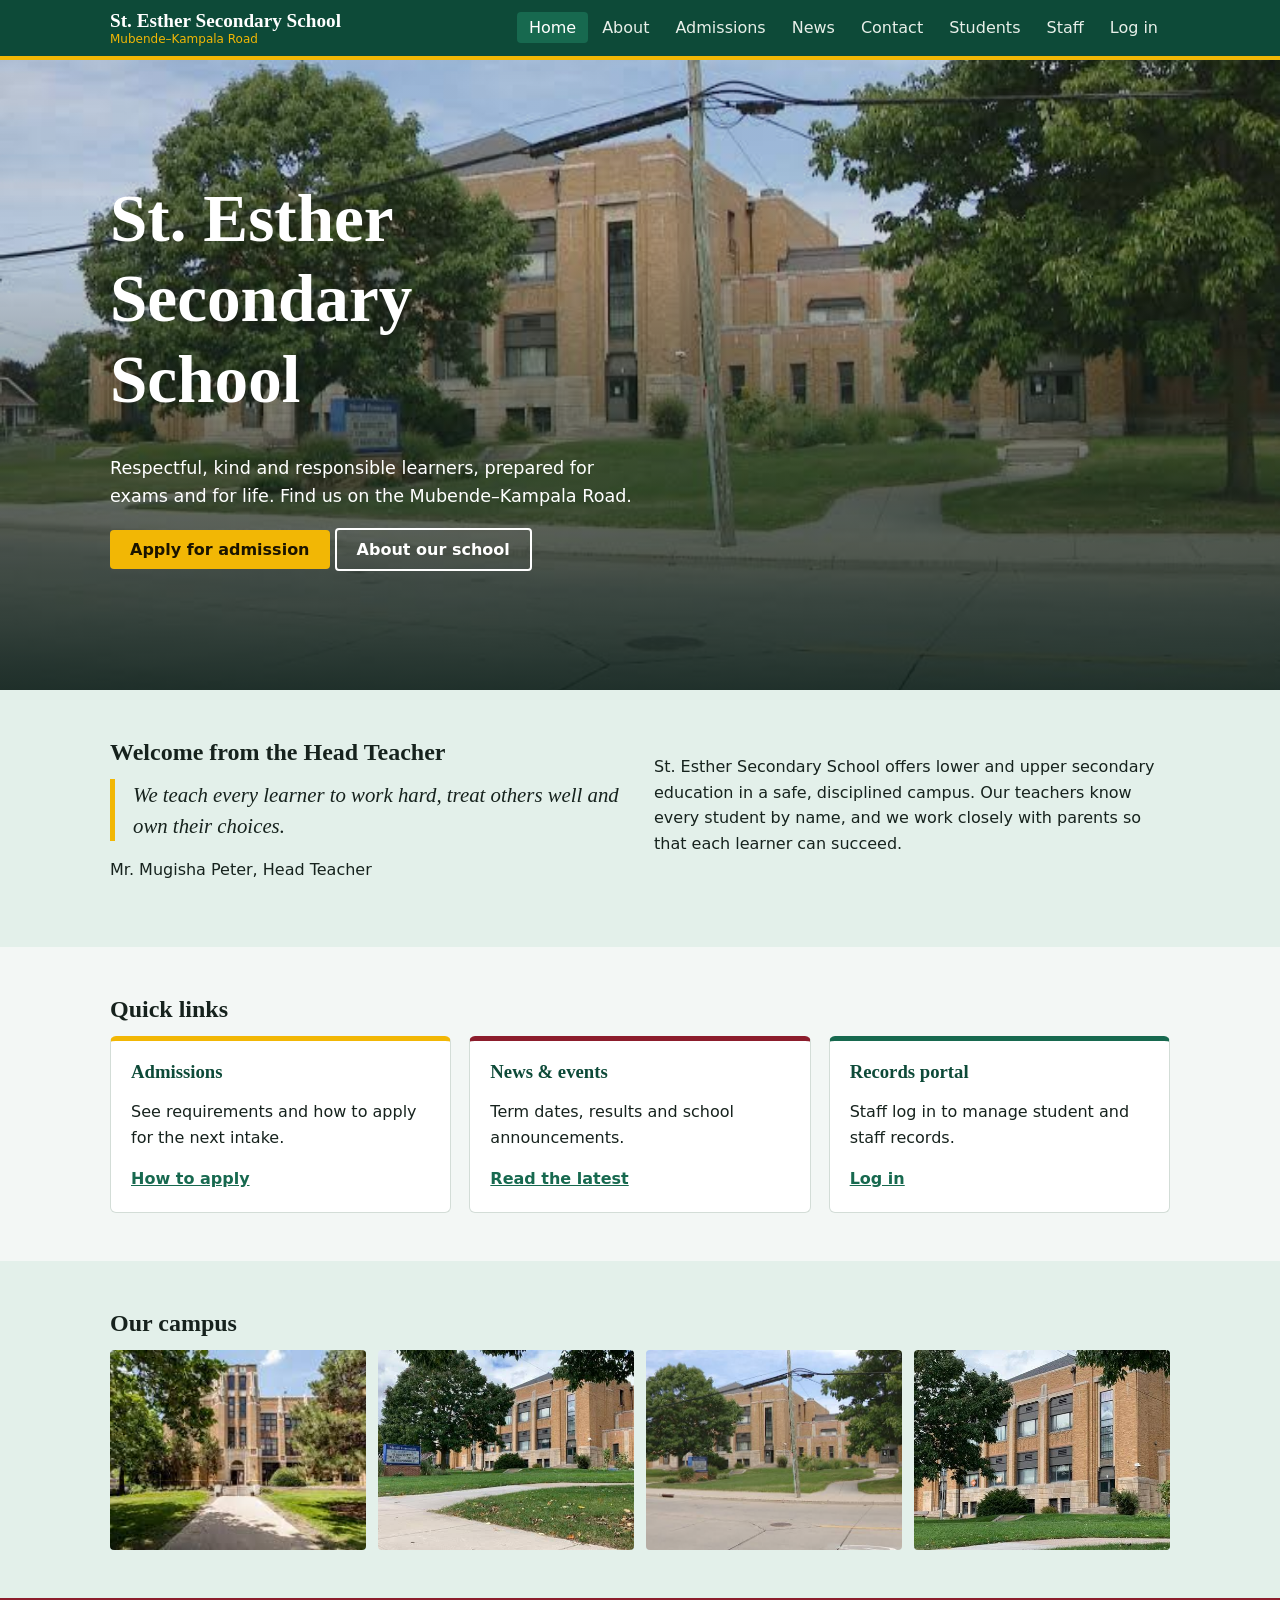
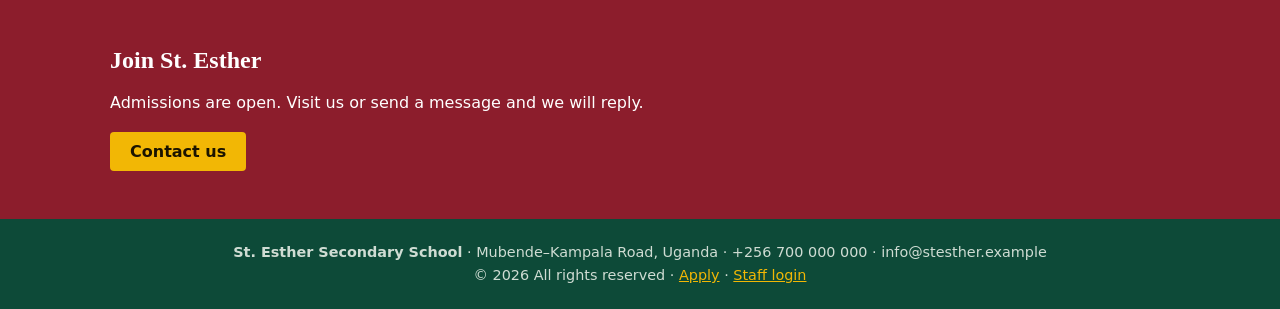
<file: index.html>
<!DOCTYPE html><html lang="en"><head><meta charset="utf-8"><meta name="viewport" content="width=device-width,initial-scale=1"><title>Home · St. Esther Secondary School</title><link rel="stylesheet" href="style.css"></head>
<body data-page="home"><header></header>
<section class="hero"><div class="in"><h1>St. Esther Secondary School</h1><p>Respectful, kind and responsible learners, prepared for exams and for life. Find us on the Mubende–Kampala Road.</p><a class="btn" href="admissions.html">Apply for admission</a> <a class="btn ghost" href="about.html">About our school</a></div></section>
<section class="band tint"><div class="wrap two"><div><h2>Welcome from the Head Teacher</h2><p class="quote">We teach every learner to work hard, treat others well and own their choices.</p><p>Mr. Mugisha Peter, Head Teacher</p></div><p>St. Esther Secondary School offers lower and upper secondary education in a safe, disciplined campus. Our teachers know every student by name, and we work closely with parents so that each learner can succeed.</p></div></section>
<section class="band"><div class="wrap"><h2>Quick links</h2><div class="cards"><div class="card"><h3>Admissions</h3><p>See requirements and how to apply for the next intake.</p><a href="admissions.html">How to apply</a></div><div class="card"><h3>News &amp; events</h3><p>Term dates, results and school announcements.</p><a href="news.html">Read the latest</a></div><div class="card"><h3>Records portal</h3><p>Staff log in to manage student and staff records.</p><a href="login.html">Log in</a></div></div></div></section>
<section class="band tint"><div class="wrap"><h2>Our campus</h2><div class="gal"><img src="front-walkway.jpeg" alt="Front entrance"><img src="sign-lawn.jpeg" alt="School sign"><img src="street-view.jpeg" alt="School from the road"><img src="closeup.jpeg" alt="Brick school building"></div></div></section>
<section class="band maroon"><div class="wrap"><h2>Join St. Esther</h2><p>Admissions are open. Visit us or send a message and we will reply.</p><a class="btn" href="contact.html">Contact us</a></div></section>
<footer></footer><script src="app.js"></script></body></html>
</file>
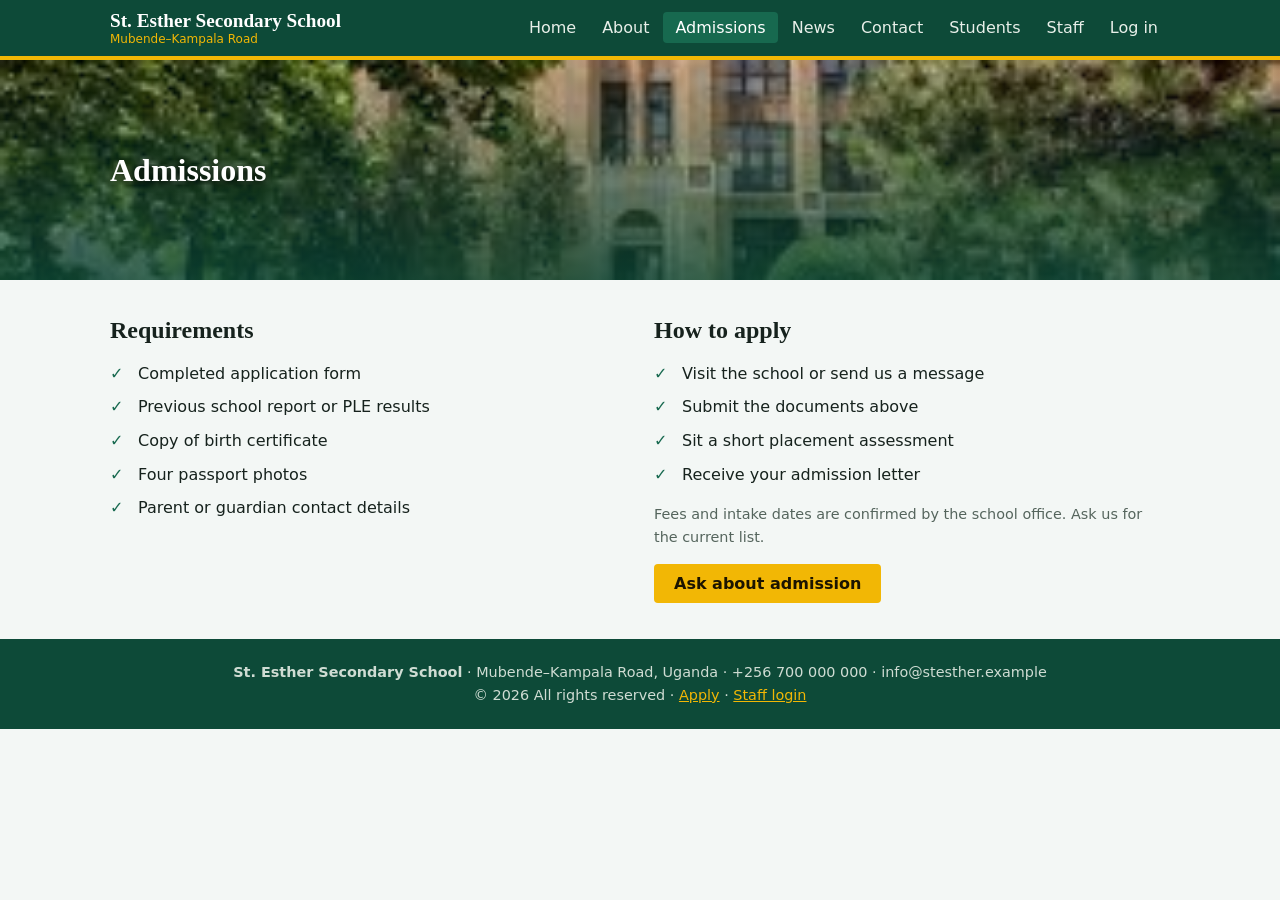
<file: admissions.html>
<!DOCTYPE html><html lang="en"><head><meta charset="utf-8"><meta name="viewport" content="width=device-width,initial-scale=1"><title>Admissions · St. Esther Secondary School</title><link rel="stylesheet" href="style.css"></head>
<body data-page="admissions"><header></header>
<div class="banner" style="background-image:linear-gradient(0deg,rgba(13,74,56,.8),rgba(0,0,0,.1)),url(front-walkway.jpeg)"><h1>Admissions</h1></div>
<main class="wrap"><div class="two"><div><h2>Requirements</h2><ul class="tick"><li>Completed application form</li><li>Previous school report or PLE results</li><li>Copy of birth certificate</li><li>Four passport photos</li><li>Parent or guardian contact details</li></ul></div><div><h2>How to apply</h2><ul class="tick"><li>Visit the school or send us a message</li><li>Submit the documents above</li><li>Sit a short placement assessment</li><li>Receive your admission letter</li></ul><p class="note">Fees and intake dates are confirmed by the school office. Ask us for the current list.</p><a class="btn" href="contact.html">Ask about admission</a></div></div></main>
<footer></footer><script src="app.js"></script></body></html>
</file>
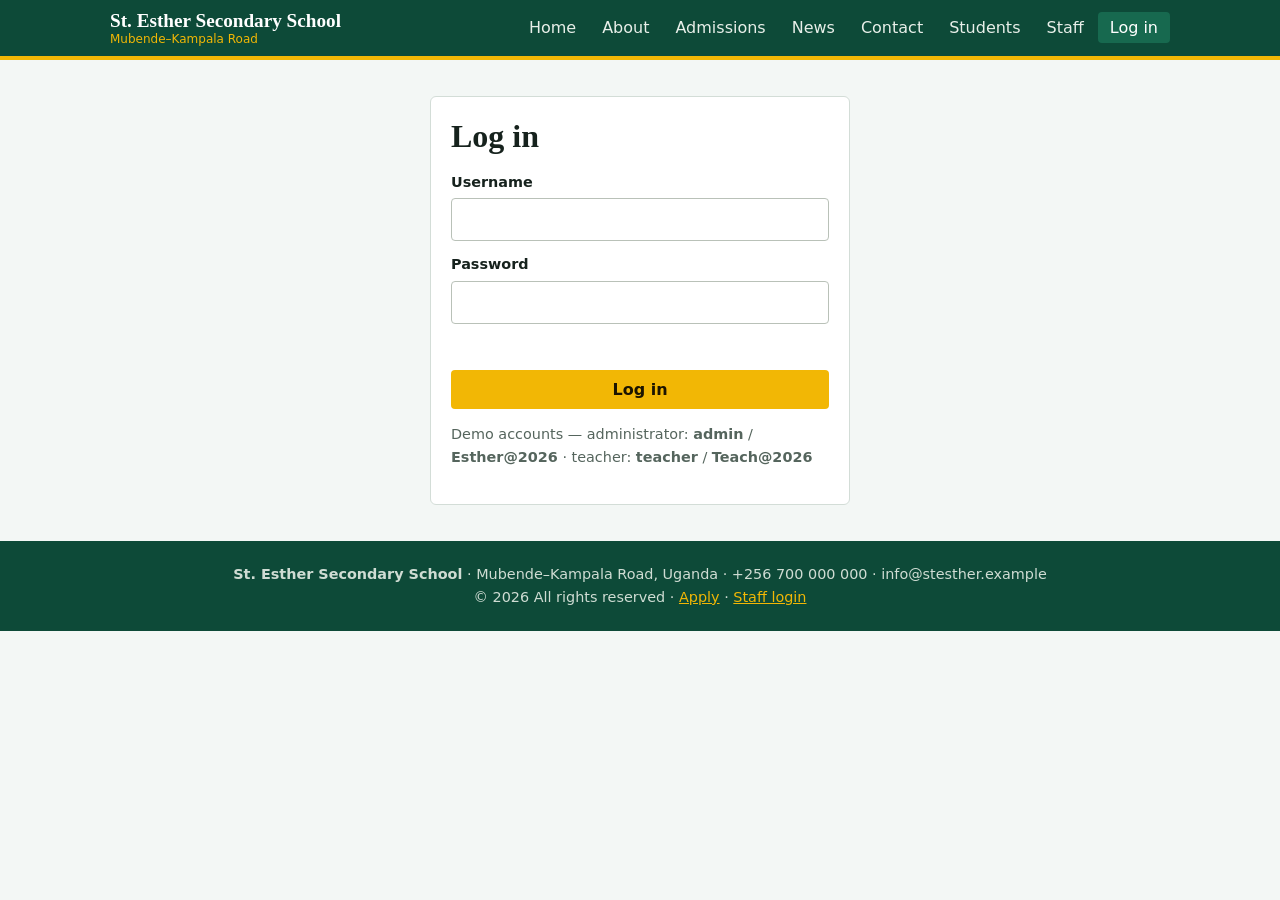
<file: login.html>
<!DOCTYPE html><html lang="en"><head><meta charset="utf-8"><meta name="viewport" content="width=device-width,initial-scale=1"><title>Log in · St. Esther Secondary School</title><link rel="stylesheet" href="style.css"></head>
<body data-page="login" ><header></header>
<main class="wrap"><div class="panel" style="max-width:420px;margin:auto"><h1>Log in</h1><form class="f" id="loginForm"><label>Username<input id="user" autocomplete="username" required></label><label>Password<input id="pass" type="password" autocomplete="current-password" required></label><p class="err" id="err" role="alert"></p><button class="btn">Log in</button></form>
<p class="note">Demo accounts — administrator: <b>admin</b> / <b>Esther@2026</b> · teacher: <b>teacher</b> / <b>Teach@2026</b></p></div></main>
<footer></footer><script src="app.js"></script></body></html>
</file>
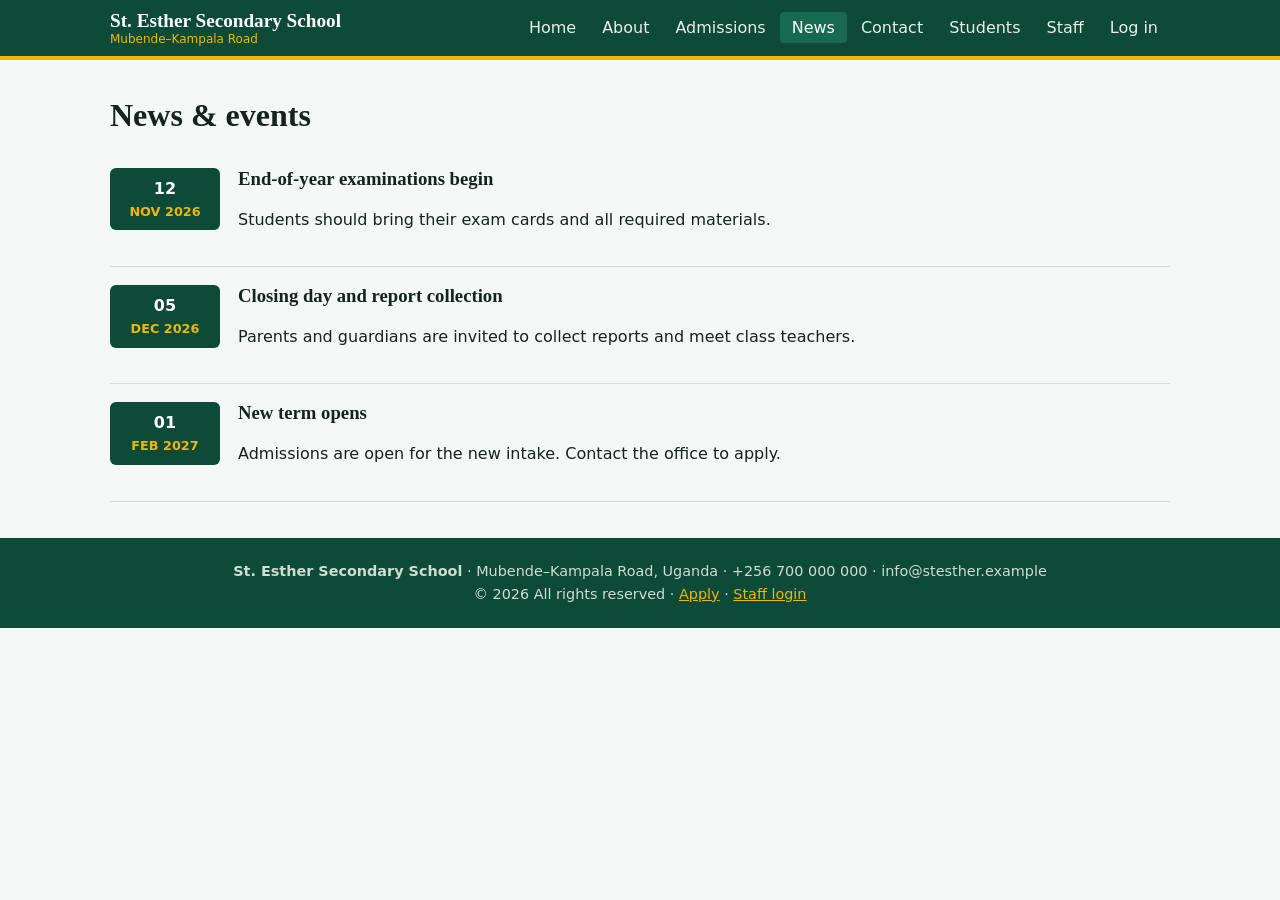
<file: news.html>
<!DOCTYPE html><html lang="en"><head><meta charset="utf-8"><meta name="viewport" content="width=device-width,initial-scale=1"><title>News · St. Esther Secondary School</title><link rel="stylesheet" href="style.css"></head>
<body data-page="news"><header></header>
<main class="wrap"><h1>News &amp; events</h1>
<div class="post"><time>12<span>NOV 2026</span></time><div><h3>End-of-year examinations begin</h3><p>Students should bring their exam cards and all required materials.</p></div></div>
<div class="post"><time>05<span>DEC 2026</span></time><div><h3>Closing day and report collection</h3><p>Parents and guardians are invited to collect reports and meet class teachers.</p></div></div>
<div class="post"><time>01<span>FEB 2027</span></time><div><h3>New term opens</h3><p>Admissions are open for the new intake. Contact the office to apply.</p></div></div></main>
<footer></footer><script src="app.js"></script></body></html>
</file>
<file: style.css>
:root{--g:#0d4a38;--g2:#17694f;--gold:#f2b705;--brick:#8c1d2c;--bg:#f3f7f5;--tint:#e3f0ea;--ink:#16221d;--mut:#55655d;--line:#d3ddd7}
*{box-sizing:border-box}body{margin:0;font:16px/1.6 system-ui,Segoe UI,Arial,sans-serif;background:var(--bg);color:var(--ink)}
h1,h2,h3{font-family:Georgia,'Times New Roman',serif;line-height:1.2;margin:0 0 .5em}
a{color:var(--g2)}:focus-visible{outline:3px solid var(--gold);outline-offset:2px}
header{background:var(--g);color:#fff;position:sticky;top:0;z-index:5}
.bar{max-width:1100px;margin:auto;display:flex;align-items:center;justify-content:space-between;gap:12px;padding:10px 20px;flex-wrap:wrap}
.brand{font:700 1.2rem Georgia,serif;color:#fff;text-decoration:none}.brand small{display:block;font:400 .75rem system-ui;color:var(--gold)}
nav a{color:#e8efe9;text-decoration:none;padding:6px 12px;border-radius:4px;margin-left:2px}nav a:hover,nav a.on{background:var(--g2);color:#fff}
.wrap{max-width:1100px;margin:auto;padding:36px 20px}
.hero{position:relative;min-height:70vh;display:flex;align-items:flex-end;color:#fff;background:linear-gradient(0deg,rgba(10,30,25,.88),rgba(10,30,25,.15) 70%),url(street-view.jpeg) center/cover}
.hero .in{max-width:1100px;margin:auto;padding:40px 20px;width:100%}.hero h1{font-size:clamp(2.2rem,6vw,4.2rem);max-width:14ch}.hero p{max-width:48ch;font-size:1.1rem}
.banner{height:220px;background-size:cover;background-position:center;display:flex;align-items:flex-end;color:#fff}
.banner h1{padding:20px;max-width:1100px;width:100%;margin:auto;text-shadow:0 2px 8px #000}
.btn{display:inline-block;background:var(--gold);color:#1b1400;border:0;padding:10px 20px;border-radius:4px;font:600 1rem system-ui;cursor:pointer;text-decoration:none}
.btn.alt{background:var(--brick);color:#fff}.btn.sm{padding:4px 10px;font-size:.85rem}
.gal{display:grid;grid-template-columns:repeat(auto-fit,minmax(230px,1fr));gap:12px}.gal img{width:100%;height:200px;object-fit:cover;border-radius:4px}
.two{display:grid;grid-template-columns:1fr 1fr;gap:28px}@media(max-width:760px){.two{grid-template-columns:1fr}}
.panel{background:#fff;border:1px solid var(--line);border-radius:6px;padding:20px}
form.f{display:grid;gap:12px}label{font-weight:600;font-size:.9rem;display:grid;gap:4px}
input,select{padding:9px 10px;border:1px solid #b9c1b8;border-radius:4px;font:inherit;width:100%}
.tools{display:flex;gap:10px;flex-wrap:wrap;margin-bottom:14px;align-items:end}.tools label{max-width:300px;width:100%}
.tw{overflow-x:auto;background:#fff;border:1px solid var(--line);border-radius:6px}
table{border-collapse:collapse;width:100%;min-width:560px}th,td{text-align:left;padding:10px 12px;border-bottom:1px solid var(--line)}th{background:var(--g);color:#fff}tr:nth-child(even) td{background:#f1f4ef}
.err{color:var(--brick);font-weight:600;min-height:1.4em;margin:0}.note{color:var(--mut);font-size:.9rem}
footer{background:var(--g);color:#cfdcd3;text-align:center;padding:22px 20px;font-size:.9rem}iframe{width:100%;height:340px;border:1px solid var(--line);border-radius:6px}
@media(prefers-reduced-motion:no-preference){.hero .in{animation:up .8s ease both}@keyframes up{from{opacity:0;transform:translateY(20px)}}}
header{border-bottom:4px solid var(--gold)}
.band{padding:48px 0}.band.tint{background:var(--tint)}.band.dark{background:var(--g);color:#fff}.band.maroon{background:var(--brick);color:#fff}
.band .wrap{padding-top:0;padding-bottom:0}
.cards{display:grid;grid-template-columns:repeat(auto-fit,minmax(240px,1fr));gap:18px}
.card{background:#fff;border:1px solid var(--line);border-top:5px solid var(--gold);border-radius:6px;padding:20px}
.card:nth-child(2){border-top-color:var(--brick)}.card:nth-child(3){border-top-color:var(--g2)}
.card h3{color:var(--g)}.card a{font-weight:600}
.quote{font:italic 1.3rem/1.5 Georgia,serif;border-left:5px solid var(--gold);padding-left:18px;margin:0}
.btn.ghost{background:transparent;color:#fff;border:2px solid #fff}
.post{display:grid;grid-template-columns:110px 1fr;gap:18px;padding:18px 0;border-bottom:1px solid var(--line)}
.post time{background:var(--g);color:#fff;border-radius:6px;text-align:center;padding:8px;font-weight:700;height:fit-content}
.post time span{display:block;color:var(--gold);font-size:.8rem}
ul.tick{padding-left:0;list-style:none}ul.tick li{padding-left:28px;position:relative;margin:8px 0}ul.tick li:before{content:"✓";position:absolute;left:0;color:var(--g2);font-weight:700}
.ok{background:var(--tint);border-left:5px solid var(--g2);padding:12px 16px;border-radius:4px;display:none}
@media(max-width:600px){.post{grid-template-columns:1fr}}
</file>
